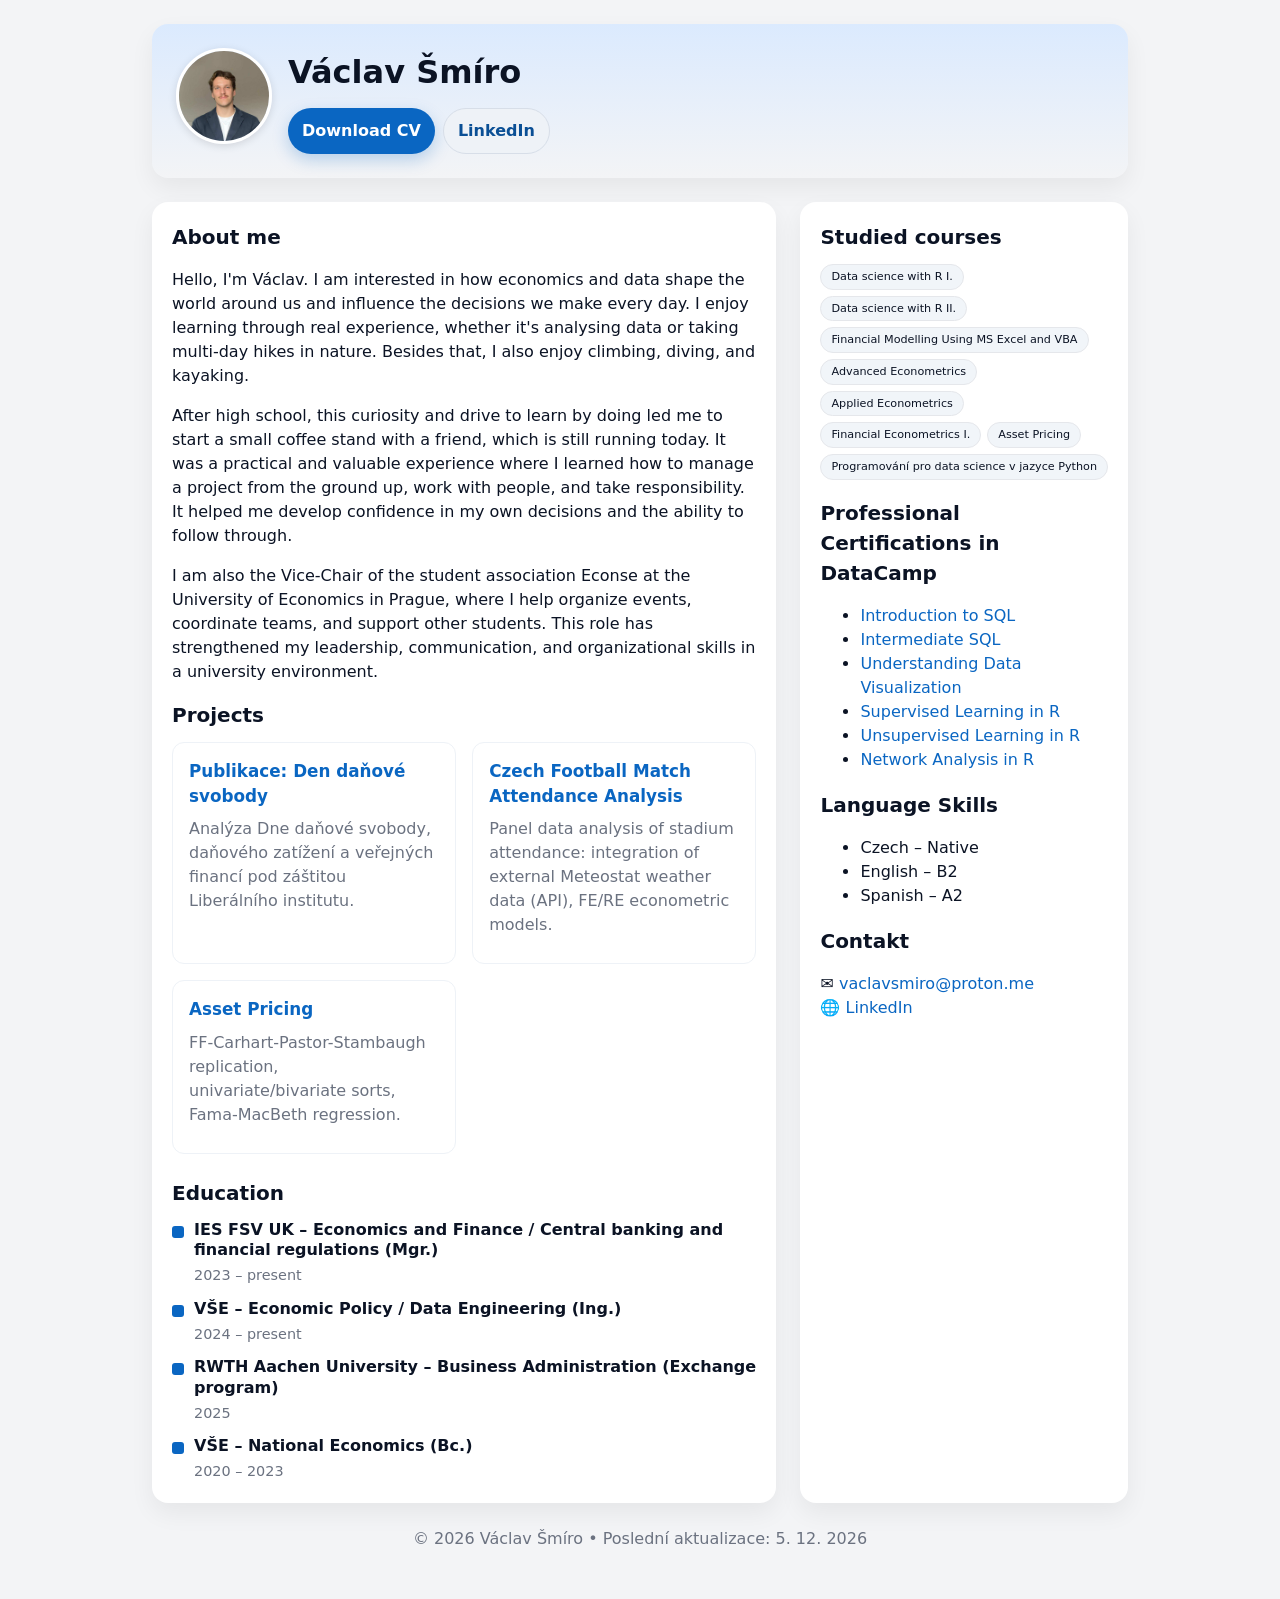
<file: index.html>
<!doctype html>
<html lang="cs">
<head>
  <meta charset="utf-8" />
  <meta name="viewport" content="width=device-width, initial-scale=1" />
  <title>Václav Šmíro</title>
  <meta name="description" content="webové CV" />

  <link rel="preload" href="./css/style.css?v=4" as="style">
  <link rel="stylesheet" href="./css/style.css?v=4">
  
  <style>
    :root{
      --bg:#f3f4f6;
      --card:#ffffff;
      --ink:#0b1324;
      --muted:#6b7280;
      --brand:#0a66c2;
      --ring:rgba(10,102,194,.25);
      --radius:16px;
      --shadow:0 10px 25px rgba(0,0,0,.06);
      --maxw:1024px;
    }
    *{box-sizing:border-box}
    html,body{margin:0;padding:0;background:var(--bg);color:var(--ink);font-family:system-ui,-apple-system,Segoe UI,Roboto,Inter,Arial,sans-serif;line-height:1.5}
    a{color:var(--brand);text-decoration:none}
    a:hover{text-decoration:underline}
    .wrap{max-width:var(--maxw);margin:auto;padding:24px}

    header{
      display:grid;grid-template-columns:96px 1fr;gap:16px;
      background:linear-gradient(180deg,#dbeafe,transparent);
      padding:24px;border-radius:var(--radius);box-shadow:var(--shadow)
    }
    .avatar{width:96px;height:96px;border-radius:50%;object-fit:cover;border:3px solid #fff;box-shadow:0 2px 8px rgba(0,0,0,.12)}
    .tag{display:inline-flex;align-items:center;gap:8px;background:#e6f2fb;border:1px solid #cfe6fb;color:#0a4f95;padding:6px 10px;border-radius:999px;font-size:.9rem}
    .actions{display:flex;flex-wrap:wrap;gap:8px;margin-top:12px}
    .btn{display:inline-flex;align-items:center;gap:8px;background:var(--brand);color:#fff;border:none;border-radius:999px;padding:10px 14px;font-weight:600;cursor:pointer;box-shadow:0 6px 16px var(--ring)}
    .btn.secondary{background:#eef2f7;color:#0a4f95;border:1px solid #d7dee8;box-shadow:none}

    .grid{display:grid;grid-template-columns:2fr 1fr;gap:24px;margin-top:24px}
    .card{background:var(--card);border-radius:var(--radius);box-shadow:var(--shadow);padding:20px}
    .card h2{margin:0 0 12px;font-size:1.25rem}

    /* --- Education (jednoduché a spolehlivé) --- */
    .list { display:flex; flex-direction:column; gap:12px; }
    .item { display:flex; align-items:flex-start; gap:10px; }
    .bullet {
      width:12px;height:12px;border-radius:3px;background:var(--brand);
      flex-shrink:0;margin-top:6px; /* optické zarovnání k 1. řádku textu */
    }
    .title { font-weight:700; margin:0; line-height:1.3; }
    .muted { color:var(--muted); font-size:0.9rem; margin:4px 0 0; }

    /* --- Studied courses (původní globální .card div bylo příliš obecné) --- */
    .pill-list { display:flex; flex-wrap:wrap; gap:6px; }
    .pill {
      display:inline-block;background:#f1f5f9;border:1px solid #e5e7eb;
      border-radius:999px;padding:4px 10px;font-size:.7rem;line-height:1.4;white-space:nowrap;
    }

    .projects{display:grid;grid-template-columns:repeat(12,1fr);gap:16px}
    .project{grid-column:span 6;background:var(--card);border-radius:12px;border:1px solid #eef2f7;padding:16px;transition:transform .15s ease,box-shadow .15s ease}
    .project:hover{transform:translateY(-2px);box-shadow:0 10px 20px rgba(0,0,0,.08)}
    .project h3{margin:0 0 8px;font-size:1.05rem}
    .project p{margin:0 0 10px;color:var(--muted)}
    .badges{display:flex;flex-wrap:wrap;gap:8px;margin-top:6px}
    .badge{border:1px solid #e5e7eb;border-radius:999px;padding:4px 8px;font-size:.85rem;}

    footer{margin:24px 0;color:var(--muted);text-align:center}

    /* responsivita */
    @media (max-width:960px){.grid{grid-template-columns:1fr}.project{grid-column:span 12}}
  </style>
</head>
<body>
  <div class="wrap">
    <!-- HLAVIČKA -->
    <header>
      <img class="avatar" src="images/vaclav.png" alt="Profilová fotka" />
      <div>
        <h1 style="margin:0 0 4px">Václav Šmíro</h1>
        <div class="actions">
          <a class="btn" href="pdfs/SMIRO_CV.pdf" target="_blank" rel="noopener">Download CV</a>
          <a class="btn secondary" href="https://cz.linkedin.com/in/v%C3%A1clav-%C5%A1m%C3%ADro-b41424155" target="_blank" rel="noopener">LinkedIn</a>
        </div>
      </div>
    </header>

    <div class="grid">
      <main class="card">
        <h2>About me</h2>
        <p>Hello, I'm Václav. I am interested in how economics and data shape the world around us and influence the decisions we make every day. I enjoy learning through real experience, whether it's analysing data or taking multi-day hikes in nature. Besides that, I also enjoy climbing, diving, and kayaking.</p>
        <p>After high school, this curiosity and drive to learn by doing led me to start a small coffee stand with a friend, which is still running today. It was a practical and valuable experience where I learned how to manage a project from the ground up, work with people, and take responsibility. It helped me develop confidence in my own decisions and the ability to follow through.</p>
        <p>I am also the Vice-Chair of the student association Econse at the University of Economics in Prague, where I help organize events, coordinate teams, and support other students. This role has strengthened my leadership, communication, and organizational skills in a university environment.</p>

        <h2>Projects</h2>
        <section class="projects">
          <!-- PROJEKT 1 -->
          <article class="project">
            <h3><a href="https://libinst.cz/den-danove-svobody-2025/" target="_blank" rel="noopener">Publikace: Den daňové svobody</a></h3>
            <p>Analýza Dne daňové svobody, daňového zatížení a veřejných financí pod záštitou Liberálního institutu.</p>
          </article>
          <!-- PROJEKT 2 -->
          <article class="project">
            <h3><a href="pdfs/chance_liga_paper.pdf" target="_blank" rel="noopener">Czech Football Match Attendance Analysis</a></h3>
            <p>Panel data analysis of stadium attendance: integration of external Meteostat weather data (API), FE/RE econometric models.</p>
          </article>
          <!-- PROJEKT 3 -->
          <article class="project">
            <h3><a href="pdfs/asset_pricing.pdf" target="_blank" rel="noopener">Asset Pricing</a></h3>
            <p>FF-Carhart-Pastor-Stambaugh replication, univariate/bivariate sorts, Fama-MacBeth regression.</p>
          </article>
        </section>

        <h2>Education</h2>
        <div class="list">
          <div class="item">
            <div class="bullet"></div>
            <div>
              <p class="title">IES FSV UK – Economics and Finance / Central banking and financial regulations (Mgr.)</p>
              <p class="muted">2023 – present</p>
            </div>
          </div>

          <div class="item">
            <div class="bullet"></div>
            <div>
              <p class="title">VŠE – Economic Policy / Data Engineering (Ing.)</p>
              <p class="muted">2024 – present</p>
            </div>
          </div>

          <div class="item">
            <div class="bullet"></div>
            <div>
              <p class="title">RWTH Aachen University – Business Administration (Exchange program)</p>
              <p class="muted">2025</p>
            </div>
          </div>

          <div class="item">
            <div class="bullet"></div>
            <div>
              <p class="title">VŠE – National Economics (Bc.)</p>
              <p class="muted">2020 – 2023</p>
            </div>
          </div>
        </div>
      </main>

      <aside class="card">
        <h2>Studied courses</h2>
        <div class="pill-list">
          <span class="pill">Data science with R I.</span>
          <span class="pill">Data science with R II.</span>
          <span class="pill">Financial Modelling Using MS Excel and VBA</span>
          <span class="pill">Advanced Econometrics</span>
          <span class="pill">Applied Econometrics</span>
          <span class="pill">Financial Econometrics I.</span>
          <span class="pill">Asset Pricing</span>
          <span class="pill">Programování pro data science v jazyce Python</span>
        </div>

        <h2 style="margin-top:18px;">Professional Certifications in DataCamp</h2>
        <ul>
          <li><a href="https://www.datacamp.com/statement-of-accomplishment/course/dbed85cb6939726abb2f60cc8bc0fd88ec667dca?raw=1" target="_blank">Introduction to SQL</a></li>
          <li><a href="https://www.datacamp.com/statement-of-accomplishment/course/0da07e1997d50e51149a00e8331aaf1c0582aea0?raw=1" target="_blank">Intermediate SQL</a></li>
          <li><a href="https://www.datacamp.com/statement-of-accomplishment/course/ba7c266debe03cfaa0a3147fd08f9e3220709014?raw=1" target="_blank">Understanding Data Visualization</a></li>
          <li><a href="https://www.datacamp.com/statement-of-accomplishment/course/5e04658b596109107ba913d244697722d6fd8783?raw=1" target="_blank">Supervised Learning in R</a></li>
          <li><a href="https://www.datacamp.com/statement-of-accomplishment/course/017277ff42950411d3e5c7e23a9949ffd3dcccc7?raw=1" target="_blank">Unsupervised Learning in R</a></li>
          <li><a href="https://www.datacamp.com/statement-of-accomplishment/course/85805bf09562029af6fa6b44b069a9f4df88a649?raw=1" target="_blank">Network Analysis in R</a></li>
        </ul>

        <h2 style="margin-top:18px;">Language Skills</h2>
        <ul>
          <li>Czech – Native</li>
          <li>English – B2 </li>
          <li>Spanish – A2</li>
        </ul>

        <h2 id="kontakt" style="margin-top:18px">Contakt</h2>
        <p>✉️ <a href="mailto:vaclavsmiro@proton.me">vaclavsmiro@proton.me</a><br/>
           🌐 <a href="https://cz.linkedin.com/in/v%C3%A1clav-%C5%A1m%C3%ADro-b41424155" target="_blank" rel="noopener">LinkedIn</a>
        </p>
      </aside>
    </div>

    <footer>
      © <span id="y"></span> Václav Šmíro • Poslední aktualizace: <span id="d"></span>
    </footer>
  </div>

  <script>
    const now = new Date();
    document.getElementById('y').textContent = now.getFullYear();
    document.getElementById('d').textContent = now.toLocaleDateString('cs-CZ');
  </script>
</body>
</html>
</file>
<file: css/style.css>
h2 {
  margin-top: 32px;
  font-size: 1.25rem;
}

.projects {
  display: grid;
  grid-template-columns: repeat(12, 1fr);
  gap: 16px;
  margin-bottom: 24px !important;
}

.list {
  display: flex;
  flex-direction: column;
  gap: 12px;
}

.item {
  display: flex;
  align-items: flex-start;
  gap: 10px;
}

.title {
  font-weight: 700;
  margin: 0;
  line-height: 1.3;
}

.muted {
  color: var(--muted);
  font-size: 0.9rem;
  margin: 4px 0 0;
}

.pill-list {
  display: flex;
  flex-wrap: wrap;
  gap: 6px;
}

.pill {
  display: inline-block;
  background: #f1f5f9;
  border: 1px solid #e5e7eb;
  border-radius: 999px;
  padding: 4px 10px;
  font-size: 0.7rem;
  line-height: 1.4;
  white-space: nowrap;
}
</file>
